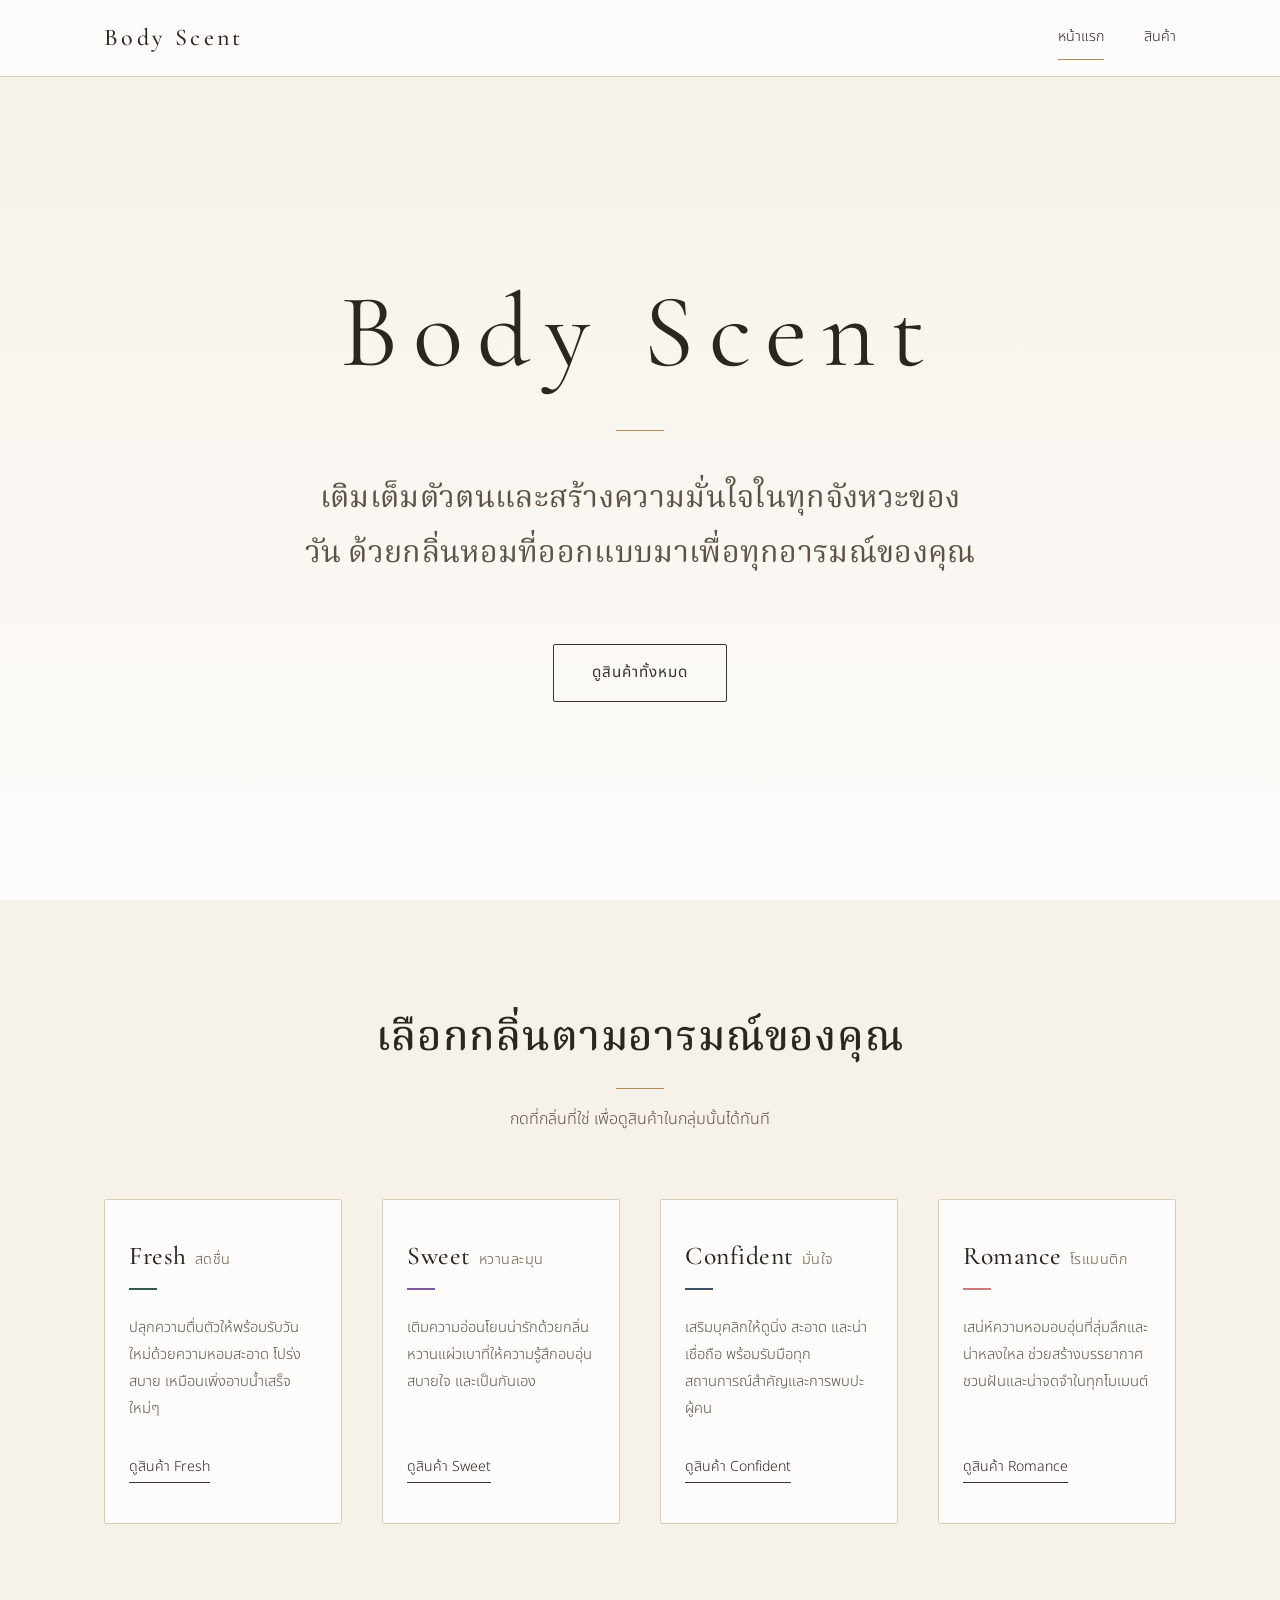
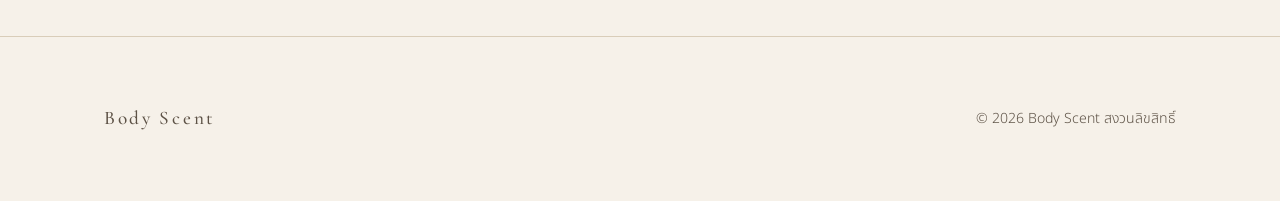
<file: index.html>
<!DOCTYPE html>
<html lang="th">
<head>
  <meta charset="UTF-8">
  <meta name="viewport" content="width=device-width, initial-scale=1">
  <title>Body Scent — น้ำหอมฉีดตัวสำหรับทุกอารมณ์</title>
  <meta name="description" content="Body Scent น้ำหอมฉีดตัวและโรลออน 4 กลิ่นหลัก Fresh, Sweet, Confident และ Romance">
  <link rel="stylesheet" href="style.css">
  <style>
    :root { --header-h: 77px; }

    .nav a[aria-current="page"] { border-bottom-color: var(--accent); }

    /* Hero เต็มจอ */
    .hero {
      display: flex;
      align-items: center;
      min-height: calc(100vh - var(--header-h));
      min-height: calc(100svh - var(--header-h));
      padding: var(--space-5) 0;
    }
    .hero h1 {
      margin: 0;
      font-weight: 400;
    }
    .hero-brand {
      display: block;
      font-size: clamp(3rem, 10vw, 6.5rem);
      letter-spacing: 0.14em;
      line-height: 1.1;
    }
    .hero-brand::after {
      content: "";
      display: block;
      width: 48px;
      height: 1px;
      margin: var(--space-4) auto;
      background: var(--accent);
    }
    .hero-tagline {
      display: block;
      max-width: 24em;
      margin: 0 auto;
      font-size: clamp(1.25rem, 3vw, 1.9rem);
      line-height: 1.8;
      letter-spacing: 0.01em;
      color: var(--ink-soft);
      text-wrap: balance;
    }
    .hero .btn { margin-top: var(--space-5); }

    /* การ์ด mood */
    .mood-card {
      display: flex;
      flex-direction: column;
      padding: var(--space-4) var(--space-3);
      border: 1px solid var(--line);
      border-radius: var(--radius);
      background: var(--white);
      transition: border-color 0.25s ease;
    }
    .mood-card:hover { border-color: var(--accent); }
    .mood-card h3 { font-size: 1.6rem; }
    .mood-card .mood-th {
      margin-left: 0.5rem;
      font-family: var(--font-body);
      font-size: 0.9rem;
      font-weight: 300;
      color: var(--beige-dark);
    }
    .mood-card p { flex: 1; margin-top: var(--space-2); }
    .mood-more {
      align-self: flex-start;
      margin-top: var(--space-2);
      padding-bottom: 2px;
      border-bottom: 1px solid var(--line-dark);
      font-size: 0.88rem;
    }
    .mood-card:hover .mood-more { border-bottom-color: var(--accent); }

    .site-footer .brand { font-size: 1.2rem; }

    @media (max-width: 640px) {
      :root { --header-h: 100px; }
    }
  </style>
</head>
<body>

  <header class="site-header">
    <div class="container">
      <a class="brand" href="index.html">Body Scent</a>
      <nav class="nav" aria-label="เมนูหลัก">
        <a href="index.html" aria-current="page">หน้าแรก</a>
        <a href="product.html">สินค้า</a>
      </nav>
    </div>
  </header>

  <main>
    <section class="hero">
      <div class="container">
        <h1>
          <span class="hero-brand">Body Scent</span>
          <span class="hero-tagline">เติมเต็มตัวตนและสร้างความมั่นใจในทุกจังหวะของวัน ด้วยกลิ่นหอมที่ออกแบบมาเพื่อทุกอารมณ์ของคุณ</span>
        </h1>
        <a class="btn" href="product.html">ดูสินค้าทั้งหมด</a>
      </div>
    </section>

    <section class="section section--cream" id="moods">
      <div class="container">
        <div class="section-head text-center">
          <h2 class="title-rule">เลือกกลิ่นตามอารมณ์ของคุณ</h2>
          <p>กดที่กลิ่นที่ใช่ เพื่อดูสินค้าในกลุ่มนั้นได้ทันที</p>
        </div>

        <div class="mood-grid">
          <a class="mood-item mood-card mood-fresh" href="product.html?mood=fresh">
            <h3 class="mood-rule">Fresh<span class="mood-th">สดชื่น</span></h3>
            <p>ปลุกความตื่นตัวให้พร้อมรับวันใหม่ด้วยความหอมสะอาด โปร่งสบาย เหมือนเพิ่งอาบน้ำเสร็จใหม่ๆ</p>
            <span class="mood-more">ดูสินค้า Fresh</span>
          </a>

          <a class="mood-item mood-card mood-sweet" href="product.html?mood=sweet">
            <h3 class="mood-rule">Sweet<span class="mood-th">หวานละมุน</span></h3>
            <p>เติมความอ่อนโยนน่ารักด้วยกลิ่นหวานแผ่วเบาที่ให้ความรู้สึกอบอุ่น สบายใจ และเป็นกันเอง</p>
            <span class="mood-more">ดูสินค้า Sweet</span>
          </a>

          <a class="mood-item mood-card mood-confident" href="product.html?mood=confident">
            <h3 class="mood-rule">Confident<span class="mood-th">มั่นใจ</span></h3>
            <p>เสริมบุคลิกให้ดูนิ่ง สะอาด และน่าเชื่อถือ พร้อมรับมือทุกสถานการณ์สำคัญและการพบปะผู้คน</p>
            <span class="mood-more">ดูสินค้า Confident</span>
          </a>

          <a class="mood-item mood-card mood-romance" href="product.html?mood=romance">
            <h3 class="mood-rule">Romance<span class="mood-th">โรแมนติก</span></h3>
            <p>เสน่ห์ความหอมอบอุ่นที่ลุ่มลึกและน่าหลงใหล ช่วยสร้างบรรยากาศชวนฝันและน่าจดจำในทุกโมเมนต์</p>
            <span class="mood-more">ดูสินค้า Romance</span>
          </a>
        </div>
      </div>
    </section>
  </main>

  <footer class="site-footer">
    <div class="container">
      <span class="brand">Body Scent</span>
      <span>© 2026 Body Scent สงวนลิขสิทธิ์</span>
    </div>
  </footer>

  <script src="script.js"></script>
</body>
</html>
</file>
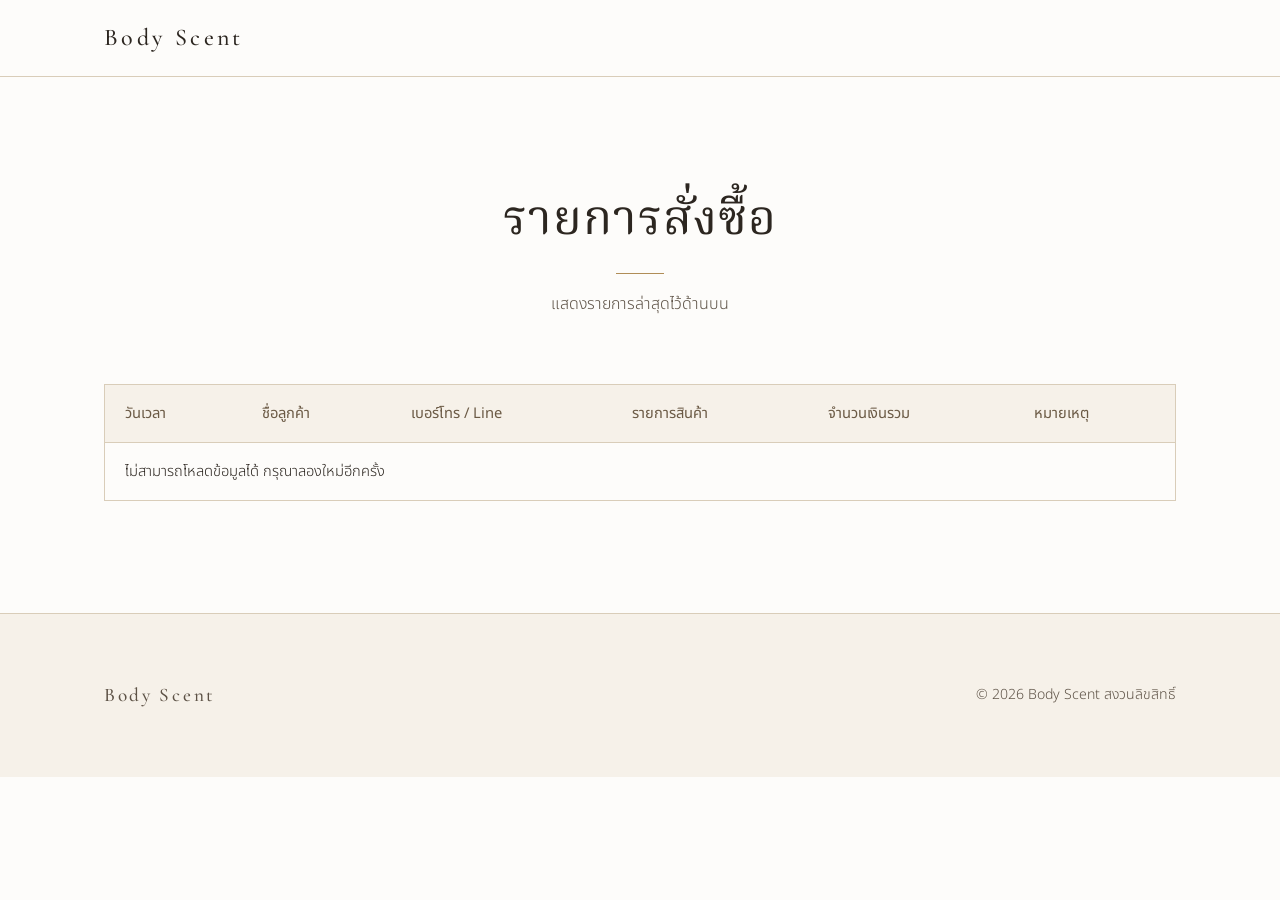
<file: admin.html>
<!DOCTYPE html>
<html lang="th">
<head>
  <meta charset="UTF-8">
  <meta name="viewport" content="width=device-width, initial-scale=1">
  <meta name="robots" content="noindex, nofollow">
  <title>รายการสั่งซื้อ — Body Scent</title>
  <link rel="stylesheet" href="style.css">
  <style>
    .page-title {
      font-size: clamp(2rem, 5vw, 3rem);
      font-weight: 400;
    }

    .table-wrap {
      overflow-x: auto;
      border: 1px solid var(--line);
      background: var(--white);
    }

    #ordersTable {
      width: 100%;
      min-width: 780px;
      border-collapse: collapse;
      font-size: 0.92rem;
    }
    #ordersTable th,
    #ordersTable td {
      padding: 1rem 1.25rem;
      border-bottom: 1px solid var(--line);
      text-align: left;
      vertical-align: top;
      line-height: 1.7;
    }
    #ordersTable th {
      background: var(--cream);
      font-weight: 400;
      color: var(--beige-dark);
      white-space: nowrap;
    }
    #ordersTable td:first-child { white-space: nowrap; }
    #ordersTable tbody tr:last-child td { border-bottom: 0; }

    .site-footer .brand { font-size: 1.2rem; }
  </style>
</head>
<body>

  <header class="site-header">
    <div class="container">
      <a class="brand" href="index.html">Body Scent</a>
    </div>
  </header>

  <main>
    <section class="section">
      <div class="container">
        <div class="section-head text-center">
          <h1 class="page-title title-rule">รายการสั่งซื้อ</h1>
          <p>แสดงรายการล่าสุดไว้ด้านบน</p>
        </div>

        <div class="table-wrap">
          <table id="ordersTable">
            <thead>
              <tr>
                <th>วันเวลา</th>
                <th>ชื่อลูกค้า</th>
                <th>เบอร์โทร / Line</th>
                <th>รายการสินค้า</th>
                <th>จำนวนเงินรวม</th>
                <th>หมายเหตุ</th>
              </tr>
            </thead>
            <tbody></tbody>
          </table>
        </div>
      </div>
    </section>
  </main>

  <footer class="site-footer">
    <div class="container">
      <span class="brand">Body Scent</span>
      <span>© 2026 Body Scent สงวนลิขสิทธิ์</span>
    </div>
  </footer>

  <script src="script.js"></script>
</body>
</html>
</file>
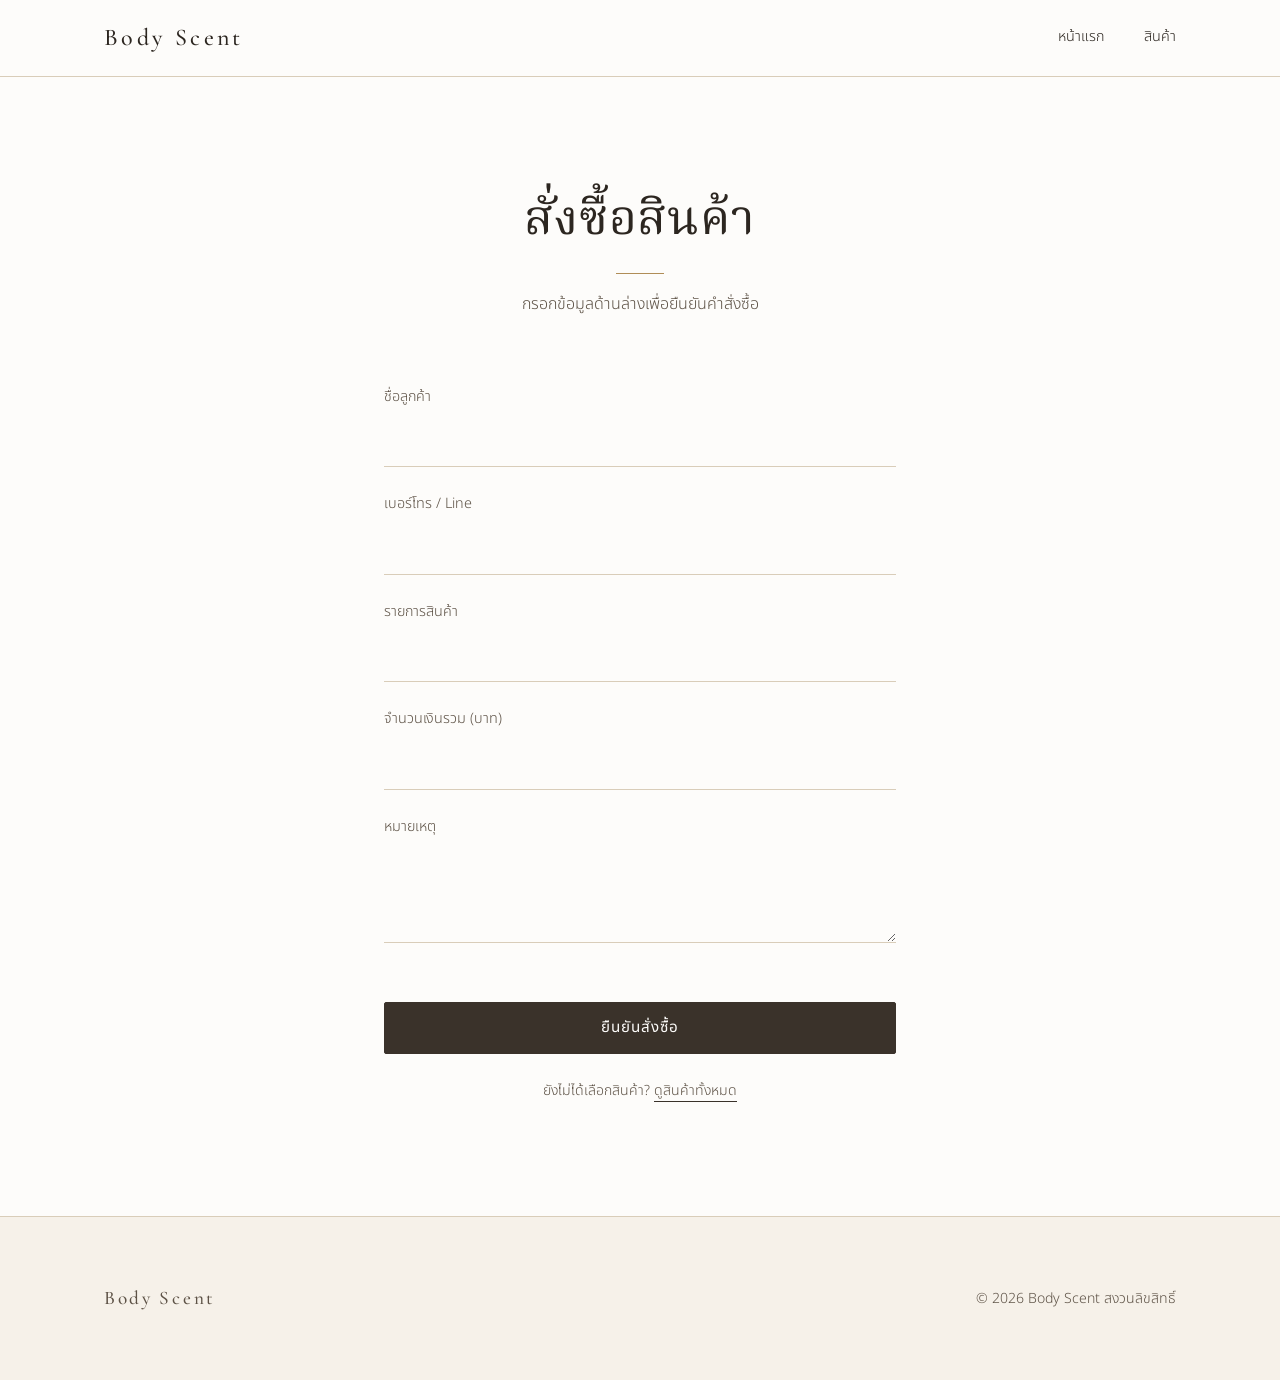
<file: order.html>
<!DOCTYPE html>
<html lang="th">
<head>
  <meta charset="UTF-8">
  <meta name="viewport" content="width=device-width, initial-scale=1">
  <title>สั่งซื้อสินค้า — Body Scent</title>
  <link rel="stylesheet" href="style.css">
  <style>
    .page-title {
      font-size: clamp(2rem, 5vw, 3rem);
      font-weight: 400;
    }
    .order-container { max-width: 560px; }
    .order-form .btn {
      width: 100%;
      margin-top: var(--space-3);
    }
    .order-hint {
      margin: var(--space-3) auto 0;
      font-size: 0.88rem;
      text-align: center;
    }
    .order-hint a {
      border-bottom: 1px solid var(--line-dark);
    }
    .site-footer .brand { font-size: 1.2rem; }
  </style>
</head>
<body>

  <header class="site-header">
    <div class="container">
      <a class="brand" href="index.html">Body Scent</a>
      <nav class="nav" aria-label="เมนูหลัก">
        <a href="index.html">หน้าแรก</a>
        <a href="product.html">สินค้า</a>
      </nav>
    </div>
  </header>

  <main>
    <section class="section">
      <div class="container order-container">
        <div class="section-head text-center">
          <h1 class="page-title title-rule">สั่งซื้อสินค้า</h1>
          <p>กรอกข้อมูลด้านล่างเพื่อยืนยันคำสั่งซื้อ</p>
        </div>

        <form id="orderForm" class="order-form">
          <div class="form-group">
            <label for="customerName">ชื่อลูกค้า</label>
            <input type="text" id="customerName" name="customerName" autocomplete="name" required>
          </div>

          <div class="form-group">
            <label for="contact">เบอร์โทร / Line</label>
            <input type="text" id="contact" name="contact" autocomplete="off" required>
          </div>

          <div class="form-group">
            <label for="items">รายการสินค้า</label>
            <input type="text" id="items" name="items" required>
          </div>

          <div class="form-group">
            <label for="total">จำนวนเงินรวม (บาท)</label>
            <input type="number" id="total" name="total" min="0" step="any" inputmode="decimal" required>
          </div>

          <div class="form-group">
            <label for="note">หมายเหตุ</label>
            <textarea id="note" name="note"></textarea>
          </div>

          <button type="submit" class="btn btn--solid">ยืนยันสั่งซื้อ</button>
        </form>

        <p class="order-hint">ยังไม่ได้เลือกสินค้า? <a href="product.html">ดูสินค้าทั้งหมด</a></p>
      </div>
    </section>
  </main>

  <footer class="site-footer">
    <div class="container">
      <span class="brand">Body Scent</span>
      <span>© 2026 Body Scent สงวนลิขสิทธิ์</span>
    </div>
  </footer>

  <script src="script.js"></script>
</body>
</html>
</file>
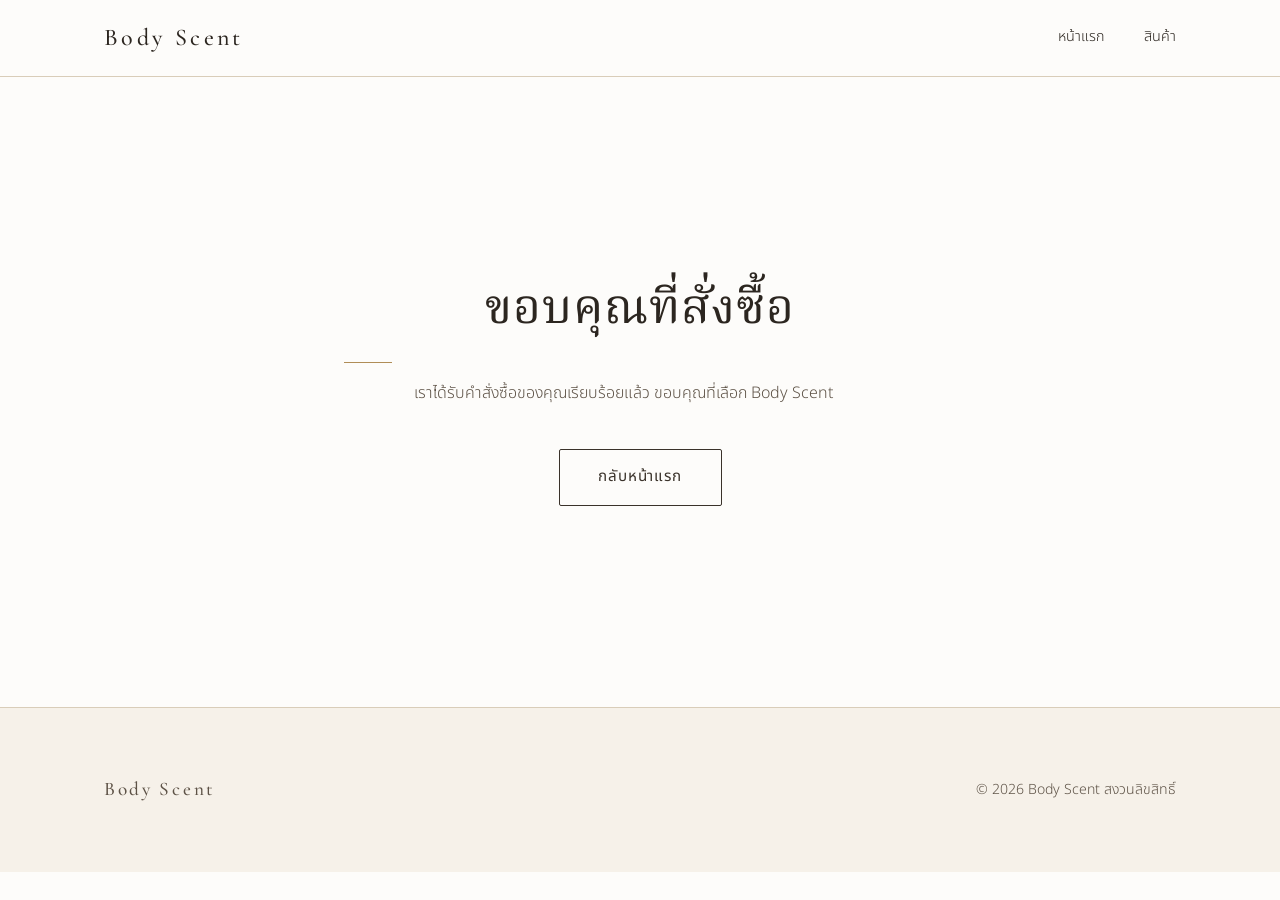
<file: thankyou.html>
<!DOCTYPE html>
<html lang="th">
<head>
  <meta charset="UTF-8">
  <meta name="viewport" content="width=device-width, initial-scale=1">
  <title>ขอบคุณที่สั่งซื้อ — Body Scent</title>
  <link rel="stylesheet" href="style.css">
  <style>
    .thanks {
      display: flex;
      align-items: center;
      min-height: 70vh;
      padding: var(--space-6) 0;
    }
    .thanks .container {
      max-width: 640px;
      text-align: center;
    }
    .thanks h1 {
      font-size: clamp(2rem, 5vw, 3rem);
      font-weight: 400;
    }
    .thanks .btn { margin-top: var(--space-3); }
    .site-footer .brand { font-size: 1.2rem; }
  </style>
</head>
<body>

  <header class="site-header">
    <div class="container">
      <a class="brand" href="index.html">Body Scent</a>
      <nav class="nav" aria-label="เมนูหลัก">
        <a href="index.html">หน้าแรก</a>
        <a href="product.html">สินค้า</a>
      </nav>
    </div>
  </header>

  <main class="thanks">
    <div class="container">
      <h1 class="title-rule">ขอบคุณที่สั่งซื้อ</h1>
      <p>เราได้รับคำสั่งซื้อของคุณเรียบร้อยแล้ว ขอบคุณที่เลือก Body Scent</p>
      <a class="btn" href="index.html">กลับหน้าแรก</a>
    </div>
  </main>

  <footer class="site-footer">
    <div class="container">
      <span class="brand">Body Scent</span>
      <span>© 2026 Body Scent สงวนลิขสิทธิ์</span>
    </div>
  </footer>

  <script src="script.js"></script>
</body>
</html>
</file>
<file: style.css>
/* ==========================================================
   Body Scent — shared theme
   โทนพรีเมียม เรียบหรู มินิมอล | ขาว-ครีม-เบจเข้ม + ทองบรอนซ์อ่อน
   ========================================================== */

@import url("https://fonts.googleapis.com/css2?family=Cormorant+Garamond:wght@400;500;600&family=Noto+Serif+Thai:wght@300;400;500&family=Noto+Sans+Thai:wght@300;400;500&display=swap");

/* ---------- Tokens ---------- */
:root {
  /* พื้นหลัง / ข้อความ */
  --white: #fdfcfa;
  --cream: #f6f1e9;
  --cream-deep: #ece3d4;
  --beige: #a89377;
  --beige-dark: #6b5a45;
  --ink: #2c2620;
  --ink-soft: #5d5246;

  /* สีเน้น (ทอง/บรอนซ์อ่อน) */
  --accent: #b08d57;
  --accent-dark: #8f6f3f;

  /* เส้นขอบ */
  --line: #d9cdb9;
  --line-dark: #3a322a;

  /* สีประจำ mood (ใช้เป็นจุดเล็กๆ เท่านั้น) */
  --mood-fresh: #2f5d46;
  --mood-sweet: #7d5a99;
  --mood-confident: #3f4f63;
  --mood-romance: #c97b7b;

  /* ฟอนต์ */
  --font-display: "Cormorant Garamond", "Noto Serif Thai", Georgia, serif;
  --font-body: "Noto Sans Thai", "Helvetica Neue", Arial, sans-serif;

  /* ระยะห่าง */
  --space-1: 0.5rem;
  --space-2: 1rem;
  --space-3: 1.5rem;
  --space-4: 2.5rem;
  --space-5: 4rem;
  --space-6: 7rem;

  --container: 1120px;
  --radius: 2px;
}

/* ---------- Reset ---------- */
*,
*::before,
*::after {
  box-sizing: border-box;
}

html {
  scroll-behavior: smooth;
  -webkit-text-size-adjust: 100%;
}

body {
  margin: 0;
  background: var(--white);
  color: var(--ink);
  font-family: var(--font-body);
  font-weight: 300;
  font-size: 1rem;
  line-height: 1.85;
  -webkit-font-smoothing: antialiased;
}

img {
  display: block;
  max-width: 100%;
  height: auto;
}

a {
  color: inherit;
  text-decoration: none;
}

:focus-visible {
  outline: 1px solid var(--accent-dark);
  outline-offset: 4px;
}

@media (prefers-reduced-motion: reduce) {
  html { scroll-behavior: auto; }
  * { transition: none !important; animation: none !important; }
}

/* ---------- Typography ---------- */
h1, h2, h3, h4 {
  margin: 0 0 var(--space-2);
  font-family: var(--font-display);
  font-weight: 500;
  line-height: 1.25;
  letter-spacing: 0.02em;
  color: var(--ink);
}

h1 { font-size: clamp(2.4rem, 6vw, 4.2rem); font-weight: 400; }
h2 { font-size: clamp(1.8rem, 4vw, 2.6rem); }
h3 { font-size: 1.35rem; }

p {
  margin: 0 0 var(--space-2);
  max-width: 62ch;
  color: var(--ink-soft);
}

.lead {
  font-size: 1.1rem;
  line-height: 1.95;
}

.text-center { text-align: center; }
.text-center p { margin-left: auto; margin-right: auto; }

/* เส้นทองสั้นๆ ใต้หัวข้อ */
.title-rule::after {
  content: "";
  display: block;
  width: 48px;
  height: 1px;
  margin-top: var(--space-3);
  background: var(--accent);
}
.text-center.title-rule::after,
.text-center .title-rule::after {
  margin-left: auto;
  margin-right: auto;
}

/* ---------- Layout ---------- */
.container {
  width: 100%;
  max-width: var(--container);
  margin: 0 auto;
  padding: 0 var(--space-3);
}

.section {
  padding: var(--space-6) 0;
}
.section--cream { background: var(--cream); }
.section--deep  { background: var(--cream-deep); }

.section-head {
  margin-bottom: var(--space-5);
}

hr.divider {
  border: 0;
  border-top: 1px solid var(--line);
  margin: var(--space-5) 0;
}

/* ---------- Header / Nav ---------- */
.site-header {
  position: sticky;
  top: 0;
  z-index: 50;
  background: rgba(253, 252, 250, 0.94);
  backdrop-filter: blur(6px);
  border-bottom: 1px solid var(--line);
}

.site-header .container {
  display: flex;
  align-items: center;
  justify-content: space-between;
  min-height: 76px;
}

.brand {
  font-family: var(--font-display);
  font-size: 1.5rem;
  font-weight: 500;
  letter-spacing: 0.14em;
}

.nav {
  display: flex;
  gap: var(--space-4);
  font-size: 0.9rem;
}

.nav a {
  padding: var(--space-1) 0;
  border-bottom: 1px solid transparent;
  transition: border-color 0.25s ease, color 0.25s ease;
}
.nav a:hover { color: var(--accent-dark); border-bottom-color: var(--accent); }

/* ---------- Buttons ---------- */
.btn {
  display: inline-block;
  padding: 0.85rem 2.4rem;
  border: 1px solid var(--line-dark);
  border-radius: var(--radius);
  background: transparent;
  color: var(--line-dark);
  font-family: var(--font-body);
  font-size: 0.95rem;
  font-weight: 400;
  letter-spacing: 0.06em;
  cursor: pointer;
  transition: background 0.25s ease, color 0.25s ease, border-color 0.25s ease;
}
.btn:hover {
  background: var(--line-dark);
  color: var(--white);
}

.btn--solid {
  background: var(--line-dark);
  color: var(--white);
}
.btn--solid:hover {
  background: var(--accent-dark);
  border-color: var(--accent-dark);
}

.btn--small {
  padding: 0.55rem 1.4rem;
  font-size: 0.85rem;
}

.btn:disabled {
  opacity: 0.45;
  cursor: not-allowed;
}

/* ---------- Hero ---------- */
.hero {
  padding: var(--space-6) 0;
  background: linear-gradient(180deg, var(--cream) 0%, var(--white) 100%);
}
.hero .container {
  max-width: 820px;
  text-align: center;
}
.hero p { margin-left: auto; margin-right: auto; }
.hero .btn { margin-top: var(--space-3); }

/* ---------- Mood dot (จุดสีเล็กๆ) ---------- */
.mood-dot {
  display: inline-block;
  width: 8px;
  height: 8px;
  margin-right: 0.6rem;
  border-radius: 50%;
  background: var(--accent);
  vertical-align: middle;
}
.mood-fresh     { --mood: var(--mood-fresh); }
.mood-sweet     { --mood: var(--mood-sweet); }
.mood-confident { --mood: var(--mood-confident); }
.mood-romance   { --mood: var(--mood-romance); }
[class*="mood-"] .mood-dot,
.mood-dot[class*="mood-"] { background: var(--mood); }

/* เส้นสั้นสีของ mood ใต้หัวข้อ */
.mood-rule::after {
  content: "";
  display: block;
  width: 28px;
  height: 2px;
  margin-top: var(--space-2);
  background: var(--mood, var(--accent));
}

/* ---------- Filter (เลือก mood) ---------- */
.filter {
  display: flex;
  flex-wrap: wrap;
  justify-content: center;
  gap: var(--space-1) var(--space-3);
  margin-bottom: var(--space-5);
}

.filter button {
  padding: 0.4rem 0;
  border: 0;
  border-bottom: 1px solid transparent;
  background: none;
  color: var(--ink-soft);
  font-family: var(--font-body);
  font-size: 0.95rem;
  cursor: pointer;
  transition: color 0.25s ease, border-color 0.25s ease;
}
.filter button:hover { color: var(--ink); }
.filter button.is-active {
  color: var(--ink);
  border-bottom-color: var(--accent);
}

/* ---------- Product grid / card ---------- */
.product-grid {
  display: grid;
  grid-template-columns: repeat(auto-fill, minmax(240px, 1fr));
  gap: var(--space-5) var(--space-4);
}

.product-card {
  display: flex;
  flex-direction: column;
  background: var(--white);
  border: 1px solid var(--line);
  border-radius: var(--radius);
  transition: border-color 0.25s ease;
}
.product-card:hover { border-color: var(--accent); }

.product-card__image {
  aspect-ratio: 4 / 5;
  background: var(--cream);
  overflow: hidden;
}
.product-card__image img {
  width: 100%;
  height: 100%;
  object-fit: cover;
}

.product-card__body {
  display: flex;
  flex-direction: column;
  flex: 1;
  padding: var(--space-3);
}

.product-card__mood {
  margin-bottom: var(--space-1);
  font-size: 0.85rem;
  color: var(--ink-soft);
}

.product-card__name {
  margin-bottom: var(--space-1);
  font-size: 1.2rem;
}

.product-card__meta {
  margin-bottom: var(--space-2);
  font-size: 0.85rem;
  color: var(--beige-dark);
}

.product-card__desc {
  flex: 1;
  margin-bottom: var(--space-3);
  font-size: 0.9rem;
  line-height: 1.8;
}

.product-card__foot {
  display: flex;
  align-items: center;
  justify-content: space-between;
  padding-top: var(--space-2);
  border-top: 1px solid var(--line);
}

.price {
  font-family: var(--font-display);
  font-size: 1.4rem;
  font-weight: 500;
  color: var(--accent-dark);
}

/* ---------- Mood feature (การ์ดเล่าเรื่อง mood) ---------- */
.mood-grid {
  display: grid;
  grid-template-columns: repeat(4, 1fr);
  gap: var(--space-4);
}
.mood-item {
  padding-top: var(--space-3);
  border-top: 1px solid var(--line);
}
.mood-item h3 { margin-bottom: var(--space-1); }
.mood-item p  { font-size: 0.92rem; }

/* ---------- Forms (ฟอร์มสั่งซื้อ) ---------- */
.form-group { margin-bottom: var(--space-3); }

label {
  display: block;
  margin-bottom: 0.4rem;
  font-size: 0.9rem;
  color: var(--ink-soft);
}

input[type="text"],
input[type="tel"],
input[type="number"],
textarea,
select {
  width: 100%;
  padding: 0.8rem 0;
  border: 0;
  border-bottom: 1px solid var(--line);
  border-radius: 0;
  background: transparent;
  color: var(--ink);
  font-family: var(--font-body);
  font-size: 1rem;
  font-weight: 300;
  transition: border-color 0.25s ease;
}
textarea { resize: vertical; min-height: 96px; }

input:focus,
textarea:focus,
select:focus {
  outline: none;
  border-bottom-color: var(--accent-dark);
}

.order-summary {
  padding: var(--space-3);
  border: 1px solid var(--line);
  background: var(--cream);
}
.order-summary__row {
  display: flex;
  justify-content: space-between;
  padding: 0.5rem 0;
  border-bottom: 1px solid var(--line);
  font-size: 0.95rem;
}
.order-summary__total {
  display: flex;
  justify-content: space-between;
  padding-top: var(--space-2);
  font-family: var(--font-display);
  font-size: 1.4rem;
  color: var(--accent-dark);
}

.form-message {
  margin-top: var(--space-2);
  font-size: 0.9rem;
  color: var(--ink-soft);
}

/* ---------- Footer ---------- */
.site-footer {
  padding: var(--space-5) 0;
  border-top: 1px solid var(--line);
  background: var(--cream);
  font-size: 0.88rem;
  color: var(--ink-soft);
}
.site-footer .container {
  display: flex;
  flex-wrap: wrap;
  align-items: center;
  justify-content: space-between;
  gap: var(--space-2);
}

/* ---------- Responsive ---------- */
@media (max-width: 900px) {
  .mood-grid { grid-template-columns: repeat(2, 1fr); }
}

@media (max-width: 640px) {
  :root {
    --space-5: 3rem;
    --space-6: 4.5rem;
  }

  .container { padding: 0 var(--space-2); }

  .site-header .container {
    flex-direction: column;
    justify-content: center;
    gap: var(--space-1);
    padding-top: var(--space-2);
    padding-bottom: var(--space-2);
  }
  .nav { gap: var(--space-3); font-size: 0.85rem; }

  .product-grid {
    grid-template-columns: 1fr;
    gap: var(--space-4);
  }

  .mood-grid { grid-template-columns: 1fr; gap: var(--space-3); }

  .site-footer .container {
    flex-direction: column;
    text-align: center;
  }
}
</file>
